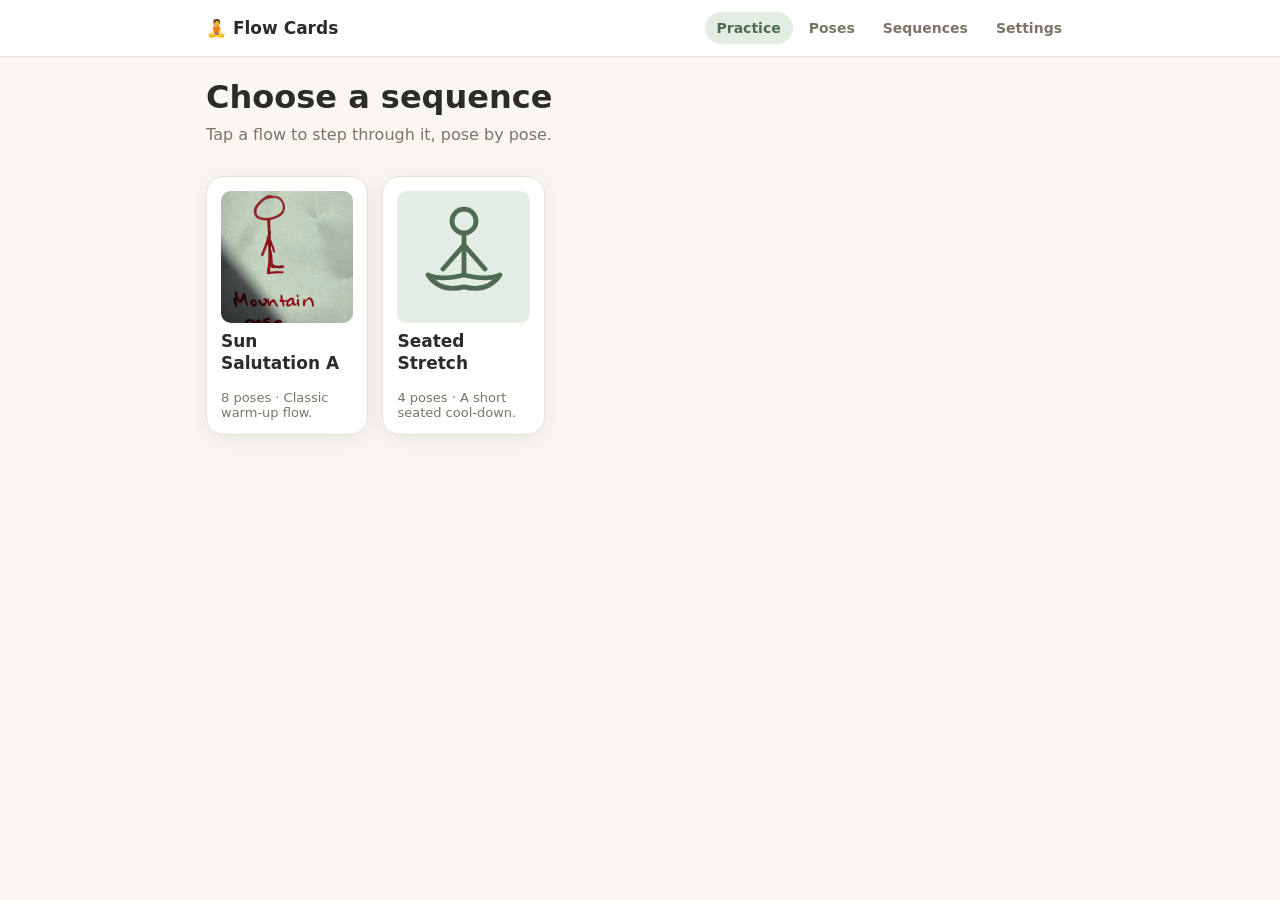
<file: yoga/index.html>
<!DOCTYPE html>
<html lang="en">
<head>
<meta charset="UTF-8">
<meta name="viewport" content="width=device-width, initial-scale=1.0">
<meta name="theme-color" content="#6b8f71">
<title>Flow Cards — Practice</title>
<link rel="manifest" href="manifest.json">
<link rel="apple-touch-icon" href="icons/apple-touch-icon.png">
<link rel="icon" href="icons/icon-192.png">
<link rel="stylesheet" href="css/styles.css">
</head>
<body>
<header id="site-nav"></header>

<main class="page">
  <div class="page-header">
    <div>
      <h1>Choose a sequence</h1>
      <p>Tap a flow to step through it, pose by pose.</p>
    </div>
  </div>

  <div id="sequenceGrid" class="grid"></div>
</main>

<script type="module">
  import { renderNav, registerServiceWorker } from "./js/app.js";
  import { loadAll, resolveSequenceSteps, isDataUnavailable } from "./js/data.js";
  import { resolveImageSrc } from "./js/state.js";

  renderNav("home");
  registerServiceWorker();

  async function render() {
    const { sequences } = await loadAll();
    const grid = document.getElementById("sequenceGrid");

    if (sequences.length === 0) {
      if (isDataUnavailable()) {
        grid.innerHTML = `<div class="empty-state">Can't reach the sequence library right now — your data is safe on GitHub.<br>Check your connection or try again in a minute.<br><br><button class="btn-primary" onclick="location.reload()">Try again</button></div>`;
      } else {
        grid.innerHTML = `<div class="empty-state">No sequences yet. Head to <a href="builder.html">Sequences</a> to build your first one.</div>`;
      }
      return;
    }

    grid.innerHTML = sequences
      .map((seq) => {
        const steps = resolveSequenceSteps(seq);
        const cover = steps.find((s) => s.image)?.image;
        return `
          <a class="sequence-card" href="play.html?seq=${encodeURIComponent(seq.id)}">
            ${cover ? `<img src="${resolveImageSrc(cover)}" alt="" class="pose-thumb" onerror="this.onerror=null;this.src='images/poses/_placeholder.svg'">` : ""}
            <h3>${seq.name}</h3>
            <div class="meta">${steps.length} pose${steps.length === 1 ? "" : "s"}${seq.description ? " · " + seq.description : ""}</div>
          </a>
        `;
      })
      .join("");
  }

  render();
</script>
</body>
</html>
</file>
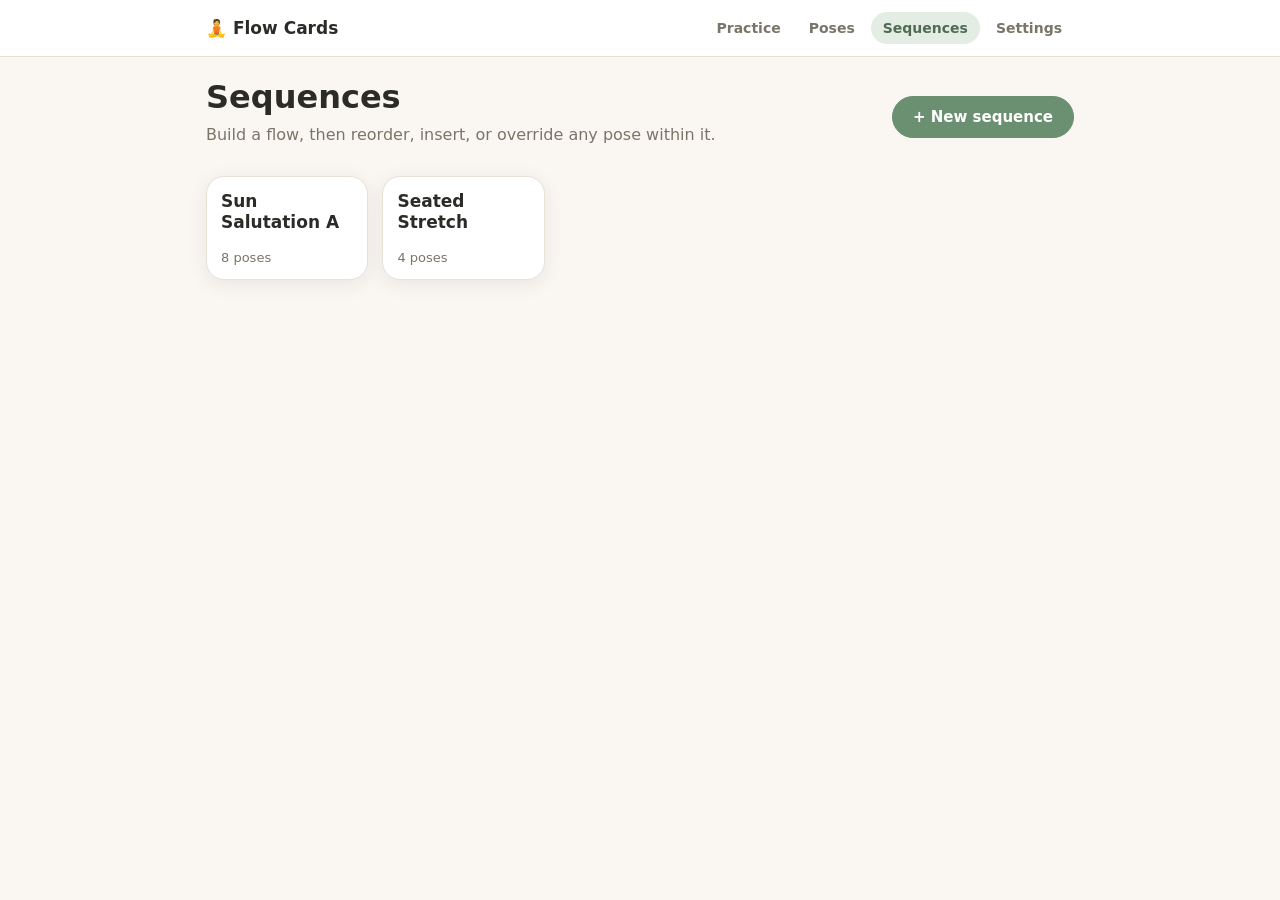
<file: yoga/builder.html>
<!DOCTYPE html>
<html lang="en">
<head>
<meta charset="UTF-8">
<meta name="viewport" content="width=device-width, initial-scale=1.0">
<meta name="theme-color" content="#6b8f71">
<title>Flow Cards — Sequence Builder</title>
<link rel="manifest" href="manifest.json">
<link rel="apple-touch-icon" href="icons/apple-touch-icon.png">
<link rel="icon" href="icons/icon-192.png">
<link rel="stylesheet" href="css/styles.css">
</head>
<body>
<header id="site-nav"></header>

<main class="page" id="builderRoot"></main>

<script type="module" src="js/builder.js"></script>
</body>
</html>
</file>
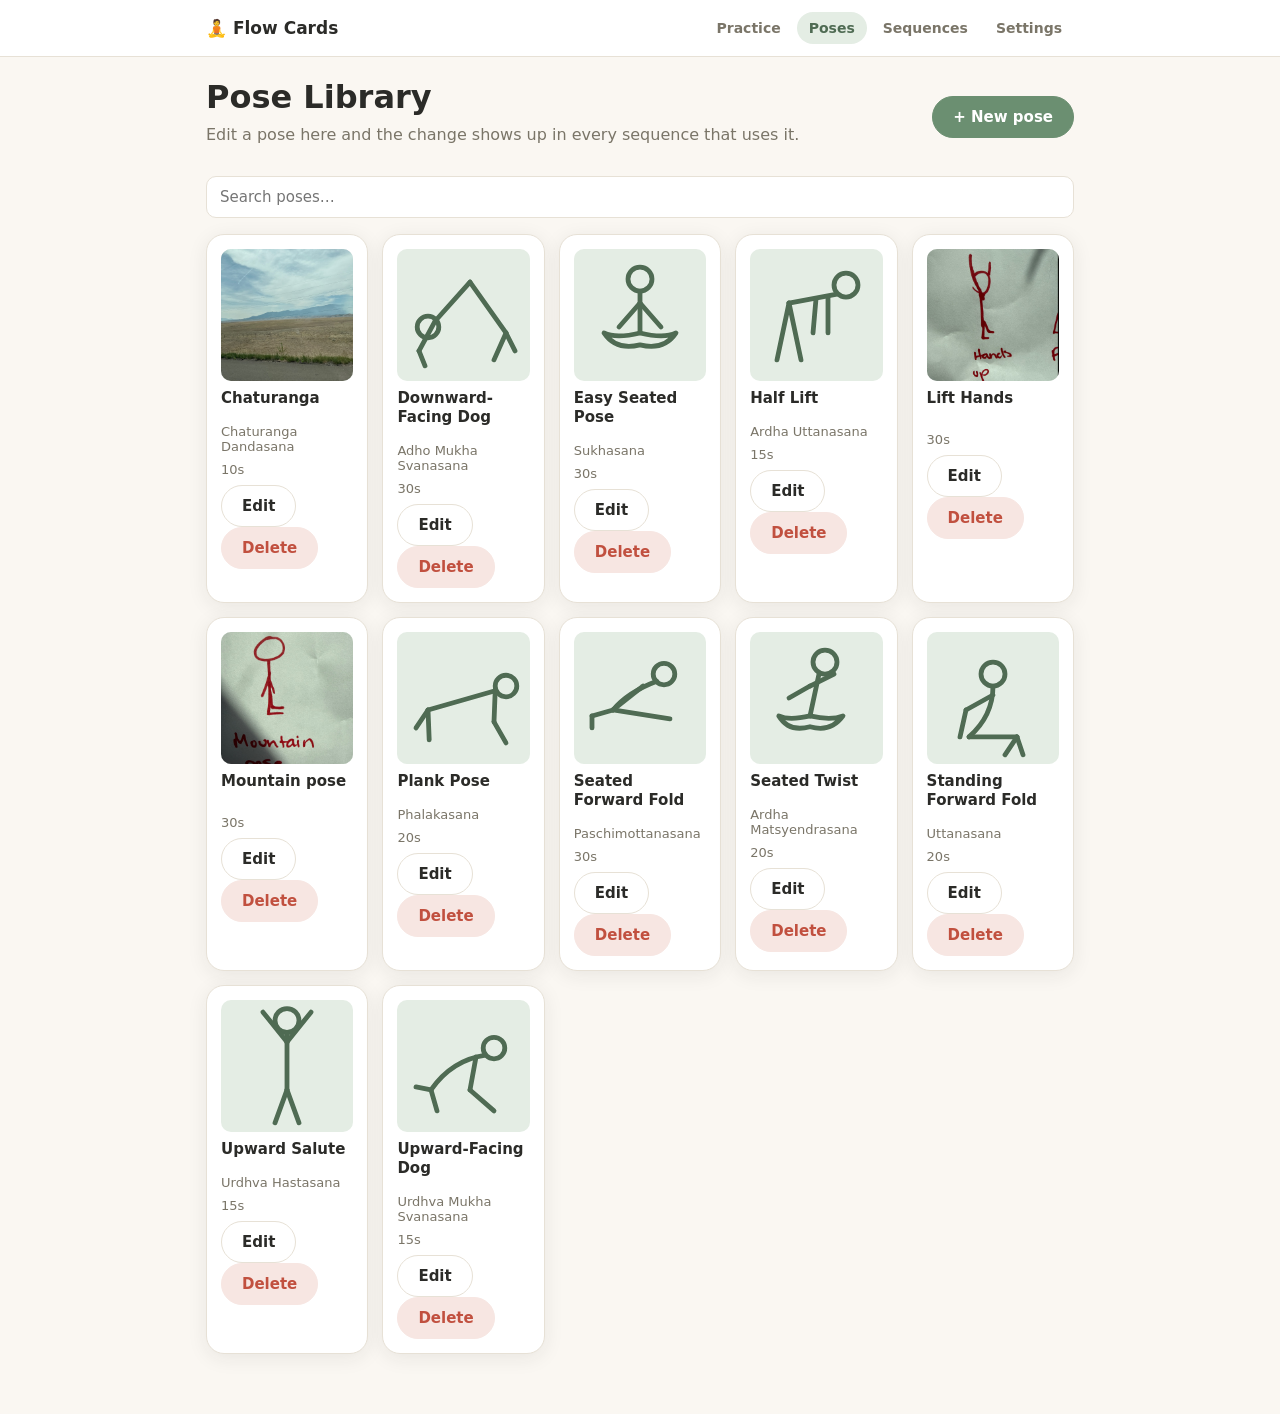
<file: yoga/library.html>
<!DOCTYPE html>
<html lang="en">
<head>
<meta charset="UTF-8">
<meta name="viewport" content="width=device-width, initial-scale=1.0">
<meta name="theme-color" content="#6b8f71">
<title>Flow Cards — Pose Library</title>
<link rel="manifest" href="manifest.json">
<link rel="apple-touch-icon" href="icons/apple-touch-icon.png">
<link rel="icon" href="icons/icon-192.png">
<link rel="stylesheet" href="css/styles.css">
</head>
<body>
<header id="site-nav"></header>

<main class="page">
  <div class="page-header">
    <div>
      <h1>Pose Library</h1>
      <p>Edit a pose here and the change shows up in every sequence that uses it.</p>
    </div>
    <button class="btn-primary" id="addPoseBtn">+ New pose</button>
  </div>

  <input type="text" id="poseSearch" class="search-input" placeholder="Search poses…">
  <div id="poseGrid" class="grid"></div>
</main>

<script type="module" src="js/library.js"></script>
</body>
</html>
</file>
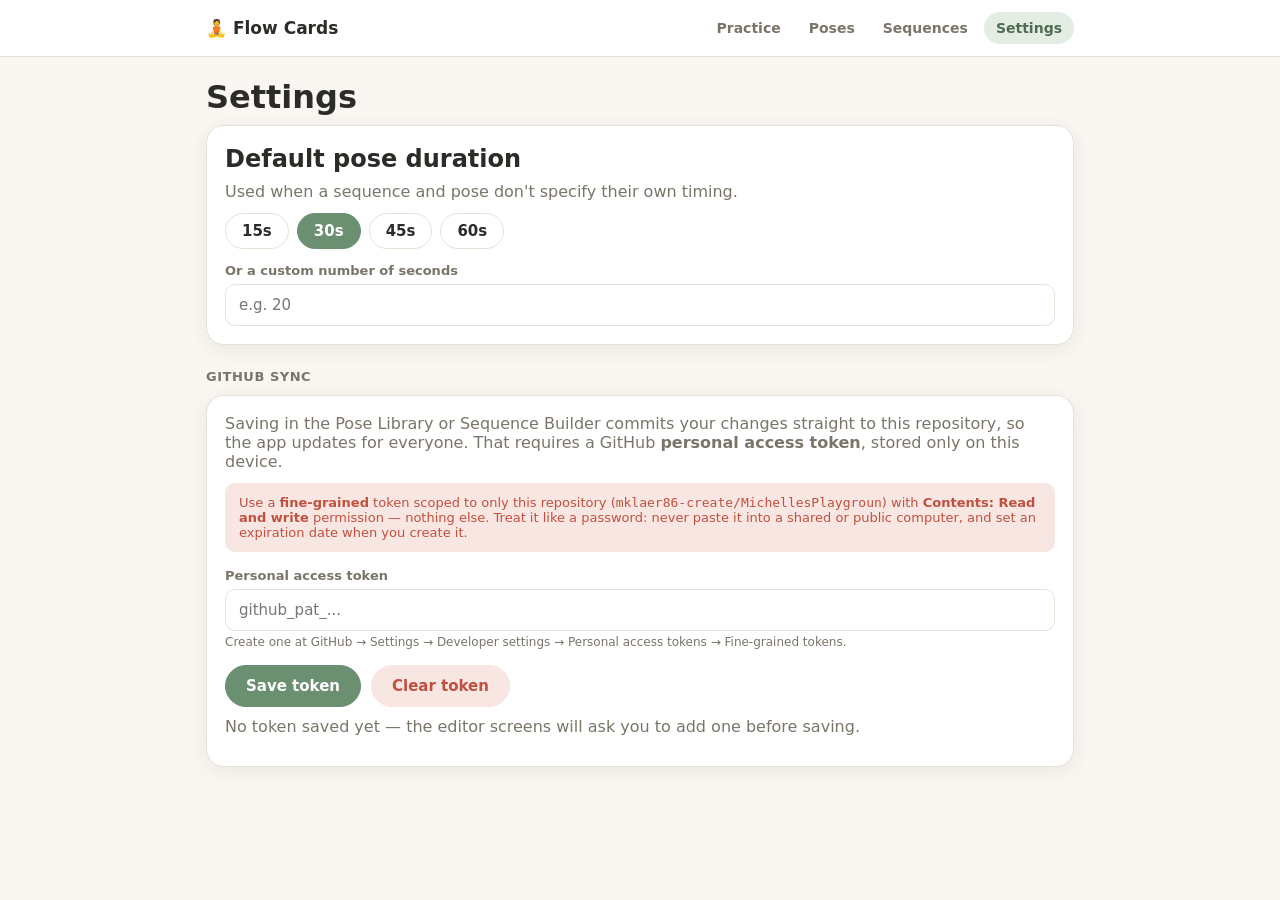
<file: yoga/settings.html>
<!DOCTYPE html>
<html lang="en">
<head>
<meta charset="UTF-8">
<meta name="viewport" content="width=device-width, initial-scale=1.0">
<meta name="theme-color" content="#6b8f71">
<title>Flow Cards — Settings</title>
<link rel="manifest" href="manifest.json">
<link rel="apple-touch-icon" href="icons/apple-touch-icon.png">
<link rel="icon" href="icons/icon-192.png">
<link rel="stylesheet" href="css/styles.css">
</head>
<body>
<header id="site-nav"></header>

<main class="page">
  <h1>Settings</h1>

  <div class="card">
    <h2>Default pose duration</h2>
    <p>Used when a sequence and pose don't specify their own timing.</p>
    <div class="duration-pills" id="durationPills">
      <button data-sec="15">15s</button>
      <button data-sec="30">30s</button>
      <button data-sec="45">45s</button>
      <button data-sec="60">60s</button>
    </div>
    <label for="customDuration">Or a custom number of seconds</label>
    <input type="number" id="customDuration" min="1" placeholder="e.g. 20">
  </div>

  <h2 class="section-title">GitHub sync</h2>
  <div class="card">
    <p>
      Saving in the Pose Library or Sequence Builder commits your changes straight
      to this repository, so the app updates for everyone. That requires a
      GitHub <strong>personal access token</strong>, stored only on this device.
    </p>

    <div class="warning-box">
      Use a <strong>fine-grained</strong> token scoped to only this repository
      (<code>mklaer86-create/MichellesPlaygroun</code>) with
      <strong>Contents: Read and write</strong> permission — nothing else. Treat it
      like a password: never paste it into a shared or public computer, and set an
      expiration date when you create it.
    </div>

    <label for="patInput">Personal access token</label>
    <input type="password" id="patInput" placeholder="github_pat_...">
    <div class="field-hint">
      Create one at GitHub → Settings → Developer settings → Personal access
      tokens → Fine-grained tokens.
    </div>

    <div class="modal-actions" style="justify-content:flex-start; margin-top:16px;">
      <button class="btn-primary" id="saveTokenBtn">Save token</button>
      <button class="btn-danger" id="clearTokenBtn">Clear token</button>
    </div>
    <p id="tokenStatus" style="margin-top:10px;"></p>
  </div>
</main>

<script type="module">
  import { renderNav } from "./js/app.js";
  import * as state from "./js/state.js";
  import { toast } from "./js/utils.js";

  renderNav("settings");

  const durationPills = document.getElementById("durationPills");
  const customDuration = document.getElementById("customDuration");
  const patInput = document.getElementById("patInput");
  const tokenStatus = document.getElementById("tokenStatus");

  function syncDurationUI() {
    const current = state.getDefaultDurationSec();
    let matched = false;
    durationPills.querySelectorAll("button").forEach((btn) => {
      const on = parseInt(btn.dataset.sec, 10) === current;
      btn.classList.toggle("on", on);
      if (on) matched = true;
    });
    customDuration.value = matched ? "" : current;
  }

  durationPills.addEventListener("click", (e) => {
    const btn = e.target.closest("button");
    if (!btn) return;
    state.setDefaultDurationSec(parseInt(btn.dataset.sec, 10));
    syncDurationUI();
    toast("Default duration updated.");
  });

  customDuration.addEventListener("change", () => {
    const v = parseInt(customDuration.value, 10);
    if (Number.isFinite(v) && v > 0) {
      state.setDefaultDurationSec(v);
      syncDurationUI();
      toast("Default duration updated.");
    }
  });

  function syncTokenUI() {
    tokenStatus.textContent = state.hasPAT()
      ? "A token is saved on this device."
      : "No token saved yet — the editor screens will ask you to add one before saving.";
  }

  document.getElementById("saveTokenBtn").addEventListener("click", () => {
    if (!patInput.value.trim()) {
      toast("Paste a token first.", { tone: "error" });
      return;
    }
    state.setPAT(patInput.value);
    patInput.value = "";
    syncTokenUI();
    toast("Token saved on this device.");
  });

  document.getElementById("clearTokenBtn").addEventListener("click", () => {
    state.clearPAT();
    syncTokenUI();
    toast("Token cleared.");
  });

  syncDurationUI();
  syncTokenUI();
</script>
</body>
</html>
</file>
<file: yoga/css/styles.css>
/* Flow Cards — shared styles for the yoga sequence flashcard app. */

:root {
  --bg: #faf7f2;
  --card: #ffffff;
  --text: #2b2b28;
  --muted: #7a7568;
  --accent: #6b8f71;
  --accent-dark: #4f6b53;
  --accent-light: #e4ede4;
  --danger: #c1503f;
  --danger-light: #f7e6e2;
  --border: #e7e1d6;
  --shadow: 0 4px 20px rgba(43, 43, 40, 0.08);
  --radius: 18px;
  --radius-sm: 10px;
}

* {
  box-sizing: border-box;
}

html,
body {
  margin: 0;
  padding: 0;
  height: 100%;
}

body {
  background: var(--bg);
  color: var(--text);
  font-family: -apple-system, BlinkMacSystemFont, "Segoe UI", system-ui, sans-serif;
  -webkit-tap-highlight-color: transparent;
  padding-bottom: env(safe-area-inset-bottom);
}

a {
  color: inherit;
}

h1, h2, h3 {
  margin: 0 0 8px;
  line-height: 1.25;
}

p {
  margin: 0 0 12px;
  color: var(--muted);
}

/* ---- Nav ---- */
#site-nav {
  background: var(--card);
  border-bottom: 1px solid var(--border);
  position: sticky;
  top: 0;
  z-index: 20;
}

.nav-inner {
  max-width: 900px;
  margin: 0 auto;
  display: flex;
  align-items: center;
  justify-content: space-between;
  padding: 12px 16px;
  gap: 12px;
  flex-wrap: wrap;
}

.nav-brand {
  font-weight: 700;
  font-size: 17px;
}

.nav-links {
  display: flex;
  gap: 4px;
  flex-wrap: wrap;
}

.nav-links a {
  text-decoration: none;
  color: var(--muted);
  font-size: 14px;
  font-weight: 600;
  padding: 8px 12px;
  border-radius: 20px;
}

.nav-links a.active {
  background: var(--accent-light);
  color: var(--accent-dark);
}

/* ---- Layout ---- */
.page {
  max-width: 900px;
  margin: 0 auto;
  padding: 20px 16px 60px;
}

.page-header {
  display: flex;
  align-items: center;
  justify-content: space-between;
  gap: 12px;
  margin-bottom: 20px;
  flex-wrap: wrap;
}

/* ---- Buttons ---- */
button, .btn {
  font-family: inherit;
  font-size: 15px;
  font-weight: 600;
  border-radius: 999px;
  border: 1px solid transparent;
  padding: 11px 20px;
  cursor: pointer;
  background: var(--card);
  color: var(--text);
  border-color: var(--border);
  display: inline-flex;
  align-items: center;
  justify-content: center;
  gap: 6px;
}

button:active {
  transform: scale(0.98);
}

.btn-primary {
  background: var(--accent);
  color: #fff;
  border-color: var(--accent);
}

.btn-primary:hover {
  background: var(--accent-dark);
}

.btn-danger {
  background: var(--danger-light);
  color: var(--danger);
  border-color: var(--danger-light);
}

.btn-icon {
  padding: 8px 12px;
  border-radius: 12px;
}

.btn-block {
  width: 100%;
}

button:disabled {
  opacity: 0.5;
  cursor: not-allowed;
}

/* ---- Cards / grids ---- */
.card {
  background: var(--card);
  border: 1px solid var(--border);
  border-radius: var(--radius);
  box-shadow: var(--shadow);
  padding: 18px;
}

.grid {
  display: grid;
  grid-template-columns: repeat(auto-fill, minmax(160px, 1fr));
  gap: 14px;
}

.sequence-card, .pose-card {
  background: var(--card);
  border: 1px solid var(--border);
  border-radius: var(--radius);
  padding: 14px;
  text-align: left;
  display: flex;
  flex-direction: column;
  gap: 8px;
  cursor: pointer;
  text-decoration: none;
  color: inherit;
  box-shadow: var(--shadow);
}

.pose-card img, .pose-thumb {
  width: 100%;
  aspect-ratio: 1 / 1;
  object-fit: contain;
  background: var(--accent-light);
  border-radius: var(--radius-sm);
}

.sequence-card h3 {
  font-size: 17px;
}

.sequence-card .meta, .pose-card .meta {
  font-size: 13px;
  color: var(--muted);
}

.empty-state {
  text-align: center;
  padding: 40px 20px;
  color: var(--muted);
}

/* ---- Forms ---- */
label {
  display: block;
  font-size: 13px;
  font-weight: 700;
  color: var(--muted);
  margin: 14px 0 6px;
}

label:first-child {
  margin-top: 0;
}

input[type="text"],
input[type="number"],
input[type="password"],
textarea,
select {
  width: 100%;
  font-family: inherit;
  font-size: 15px;
  padding: 11px 13px;
  border: 1px solid var(--border);
  border-radius: var(--radius-sm);
  background: #fff;
  color: var(--text);
}

textarea {
  resize: vertical;
  min-height: 70px;
}

.field-hint {
  font-size: 12px;
  color: var(--muted);
  margin-top: 4px;
}

.checkbox-row {
  display: flex;
  align-items: center;
  gap: 8px;
  margin: 10px 0;
}

.checkbox-row input {
  width: auto;
}

.duration-pills {
  display: flex;
  gap: 8px;
  flex-wrap: wrap;
}

.duration-pills button {
  border-radius: 999px;
  padding: 8px 16px;
}

.duration-pills button.on {
  background: var(--accent);
  color: #fff;
  border-color: var(--accent);
}

/* ---- Modal ---- */
.modal-backdrop {
  position: fixed;
  inset: 0;
  background: rgba(43, 43, 40, 0.5);
  display: flex;
  align-items: flex-end;
  justify-content: center;
  z-index: 100;
}

@media (min-width: 640px) {
  .modal-backdrop {
    align-items: center;
  }
}

.modal {
  background: var(--card);
  width: 100%;
  max-width: 560px;
  max-height: 92vh;
  overflow-y: auto;
  border-radius: 22px 22px 0 0;
  padding: 22px;
}

@media (min-width: 640px) {
  .modal {
    border-radius: 22px;
  }
}

.modal-header {
  display: flex;
  align-items: center;
  justify-content: space-between;
  margin-bottom: 8px;
}

.modal-actions {
  display: flex;
  gap: 10px;
  margin-top: 18px;
  justify-content: flex-end;
  flex-wrap: wrap;
}

/* ---- Toast ---- */
.toast {
  position: fixed;
  left: 50%;
  bottom: 24px;
  transform: translateX(-50%) translateY(20px);
  background: var(--text);
  color: #fff;
  padding: 12px 20px;
  border-radius: 999px;
  font-size: 14px;
  max-width: 90vw;
  opacity: 0;
  pointer-events: none;
  transition: opacity 0.2s, transform 0.2s;
  z-index: 200;
  box-shadow: var(--shadow);
}

.toast.show {
  opacity: 1;
  transform: translateX(-50%) translateY(0);
}

.toast[data-tone="error"] {
  background: var(--danger);
}

/* ---- Play mode ---- */
.play-shell {
  max-width: 480px;
  margin: 0 auto;
  height: calc(100vh - 62px);
  display: flex;
  flex-direction: column;
  padding: 0 14px 14px;
}

.play-topbar {
  display: flex;
  align-items: center;
  justify-content: space-between;
  padding: 10px 2px 6px;
  flex-shrink: 0;
}

.progress-badge {
  font-size: 12px;
  color: var(--muted);
  font-variant-numeric: tabular-nums;
}

.timer-pills {
  display: flex;
  gap: 4px;
  background: var(--accent-light);
  border-radius: 20px;
  padding: 3px;
}

.timer-pills button {
  border: none;
  background: none;
  color: var(--accent-dark);
  font-size: 11px;
  padding: 5px 10px;
  border-radius: 16px;
}

.timer-pills button.on {
  background: var(--accent);
  color: #fff;
}

.bar-track {
  height: 4px;
  background: var(--border);
  border-radius: 2px;
  overflow: hidden;
  flex-shrink: 0;
  margin: 4px 2px 10px;
}

.bar-fill {
  height: 100%;
  background: var(--accent);
  width: 0%;
  transform-origin: left;
}

.pose-card-main {
  flex: 1;
  background: var(--card);
  border: 1px solid var(--border);
  border-radius: 24px;
  box-shadow: var(--shadow);
  display: flex;
  flex-direction: column;
  align-items: center;
  justify-content: center;
  padding: 20px;
  min-height: 0;
  position: relative;
  touch-action: pan-y;
  user-select: none;
}

.pose-card-main img {
  max-width: 100%;
  max-height: 55%;
  object-fit: contain;
  flex-shrink: 1;
}

.pose-card-main .pose-name {
  font-size: clamp(20px, 5vw, 28px);
  font-weight: 700;
  text-align: center;
  margin-top: 14px;
}

.pose-card-main .pose-sanskrit {
  font-size: 14px;
  color: var(--muted);
  margin-top: 2px;
}

.pose-card-main .pose-cue {
  font-size: 15px;
  text-align: center;
  color: var(--text);
  margin-top: 12px;
  max-width: 34ch;
}

.pause-hint {
  position: absolute;
  top: 12px;
  right: 14px;
  font-size: 20px;
  opacity: 0.5;
}

.nav-row {
  display: flex;
  gap: 8px;
  padding: 10px 2px 4px;
  flex-shrink: 0;
}

.nav-row button {
  flex: 1;
}

.upnext-strip {
  display: flex;
  align-items: center;
  gap: 10px;
  padding: 10px 4px 2px;
  color: var(--muted);
  font-size: 13px;
  flex-shrink: 0;
}

.upnext-strip img {
  width: 34px;
  height: 34px;
  object-fit: contain;
  background: var(--accent-light);
  border-radius: 8px;
}

.done-screen {
  position: fixed;
  inset: 0;
  background: var(--bg);
  display: none;
  flex-direction: column;
  align-items: center;
  justify-content: center;
  gap: 12px;
  padding: 40px;
  text-align: center;
  z-index: 50;
}

.done-screen.show {
  display: flex;
}

.done-screen .emoji {
  font-size: 56px;
}

/* ---- Sequence builder step list ---- */
.step-list {
  display: flex;
  flex-direction: column;
  gap: 10px;
}

.step-row {
  display: flex;
  align-items: center;
  gap: 10px;
  background: var(--card);
  border: 1px solid var(--border);
  border-radius: var(--radius-sm);
  padding: 10px;
}

.step-row img {
  width: 44px;
  height: 44px;
  object-fit: contain;
  background: var(--accent-light);
  border-radius: 8px;
  flex-shrink: 0;
}

.step-row .step-info {
  flex: 1;
  min-width: 0;
}

.step-row .step-info .name {
  font-weight: 600;
  font-size: 14px;
}

.step-row .step-info .meta {
  font-size: 12px;
  color: var(--muted);
}

.step-row .step-actions {
  display: flex;
  gap: 4px;
}

.step-row .step-actions button {
  padding: 6px 9px;
  font-size: 13px;
}

.insert-row {
  display: flex;
  justify-content: center;
  padding: 2px 0;
}

.insert-row button {
  font-size: 12px;
  padding: 4px 12px;
  color: var(--muted);
}

.override-panel {
  background: var(--accent-light);
  border-radius: var(--radius-sm);
  padding: 12px;
  margin-top: 8px;
}

/* ---- Image crop tool ---- */
.crop-canvas-wrap {
  position: relative;
  width: 100%;
  max-width: 320px;
  aspect-ratio: 1/1;
  margin: 0 auto;
  background: #111;
  border-radius: var(--radius-sm);
  overflow: hidden;
  touch-action: none;
}

.crop-canvas-wrap canvas {
  width: 100%;
  height: 100%;
  display: block;
}

.crop-controls {
  display: flex;
  flex-direction: column;
  gap: 10px;
  margin-top: 14px;
}

.crop-controls .row {
  display: flex;
  align-items: center;
  gap: 10px;
}

.crop-controls input[type="range"] {
  flex: 1;
}

/* ---- Misc ---- */
.tag {
  display: inline-block;
  font-size: 11px;
  background: var(--accent-light);
  color: var(--accent-dark);
  padding: 3px 9px;
  border-radius: 999px;
  margin-right: 4px;
}

.search-input {
  margin-bottom: 16px;
}

.section-title {
  font-size: 13px;
  font-weight: 700;
  text-transform: uppercase;
  letter-spacing: 0.04em;
  color: var(--muted);
  margin: 24px 0 10px;
}

.section-title:first-child {
  margin-top: 0;
}

.warning-box {
  background: var(--danger-light);
  color: var(--danger);
  border-radius: var(--radius-sm);
  padding: 12px 14px;
  font-size: 13px;
  margin-bottom: 16px;
}

.info-box {
  background: var(--accent-light);
  color: var(--accent-dark);
  border-radius: var(--radius-sm);
  padding: 12px 14px;
  font-size: 13px;
  margin-bottom: 16px;
}
</file>
